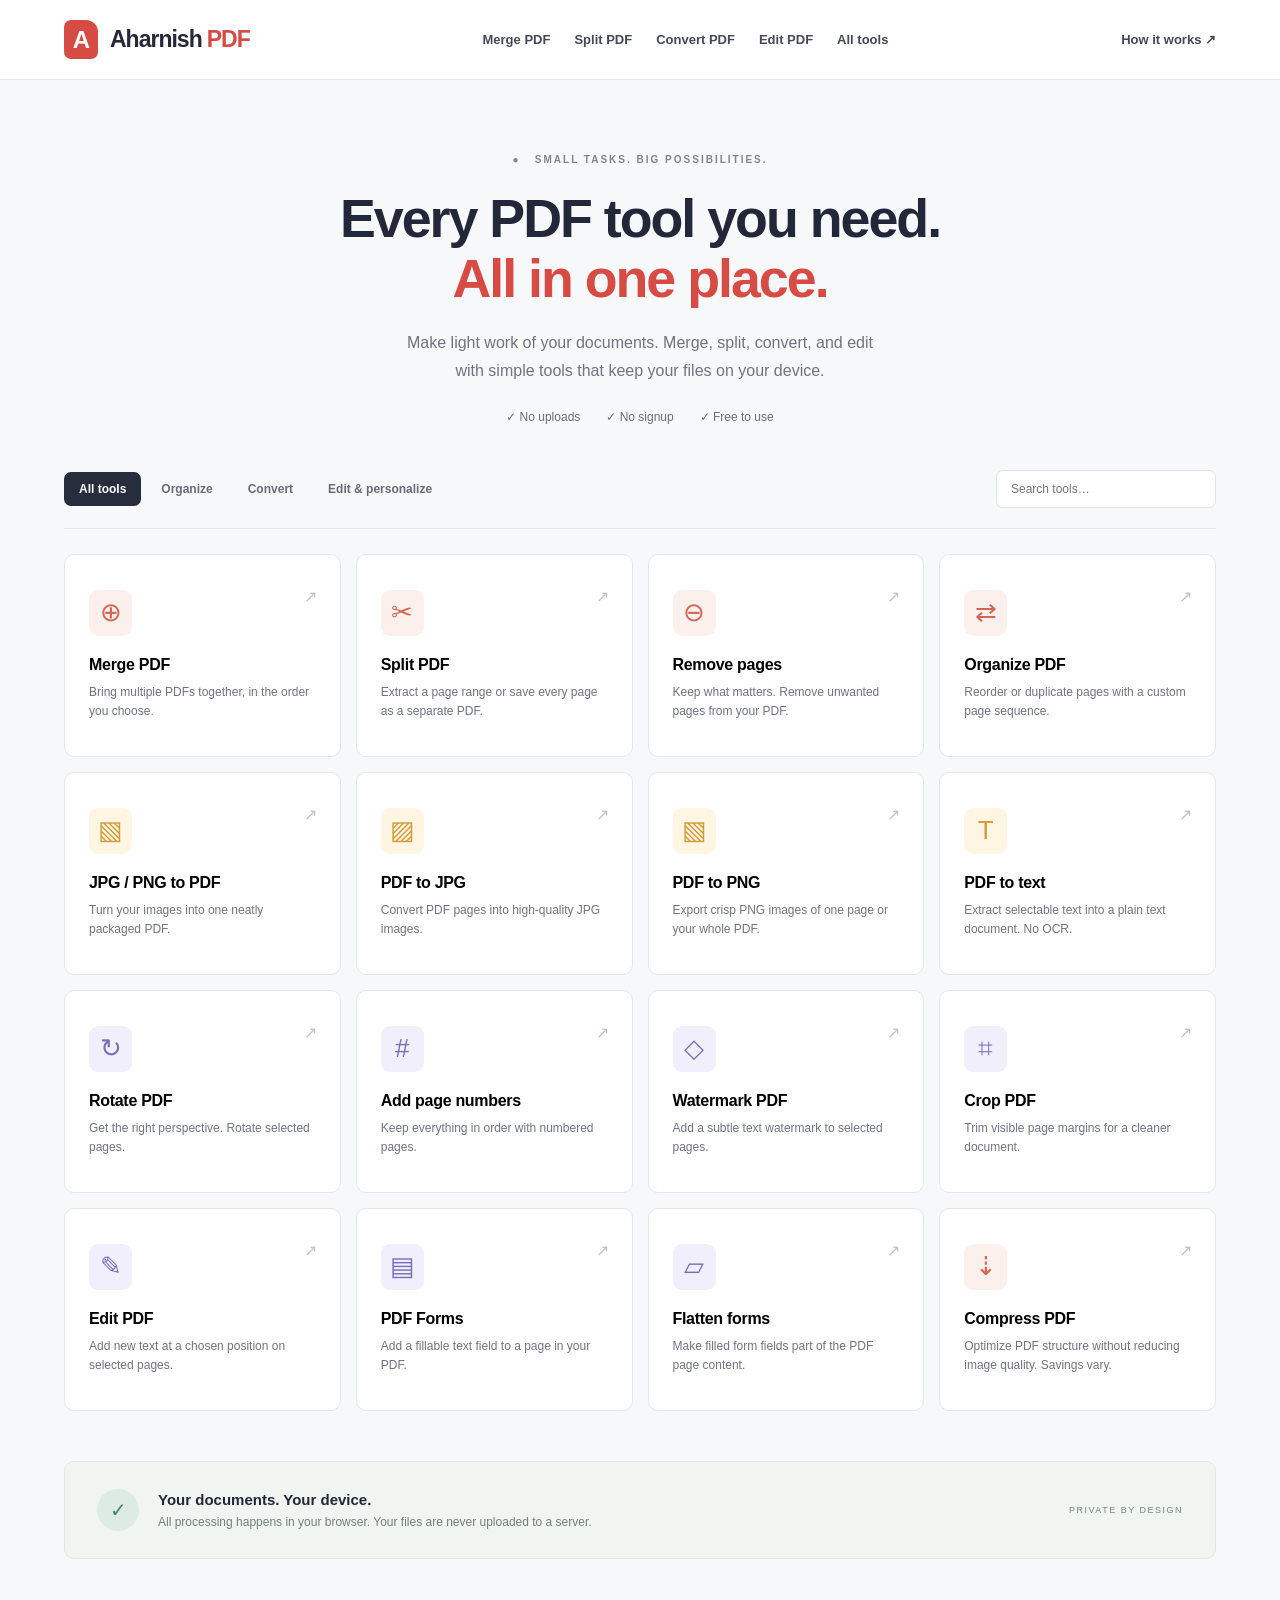
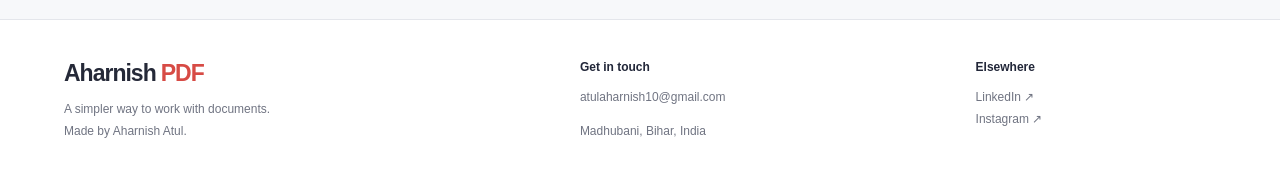
<file: index.html>
﻿<!doctype html>
<html lang="en">
<head>
<meta charset="utf-8"><meta name="viewport" content="width=device-width,initial-scale=1">
<meta name="description" content="Merge, split, convert and edit PDFs privately in your browser.">
<title>Aharnish PDF — Your everyday PDF toolkit</title><link rel="stylesheet" href="style.css">
<script defer src="vendor/pdf-lib.min.js"></script><script defer src="vendor/jszip.min.js"></script><script defer src="app.js"></script>
</head>
<body>
<header><a class="brand" href="#top"><b class="brand-icon">A</b> Aharnish<span>PDF</span></a><nav aria-label="Main navigation"><button data-action="merge">Merge PDF</button><button data-action="split">Split PDF</button><button data-filter="convert">Convert PDF</button><button data-action="edit">Edit PDF</button><button data-filter="all">All tools</button></nav><button id="help" class="quiet">How it works ↗</button></header>
<main id="top">
<section class="hero"><p class="eyebrow">● &nbsp; SMALL TASKS. BIG POSSIBILITIES.</p><h1>Every PDF tool you need.<br><em>All in one place.</em></h1><p class="intro">Make light work of your documents. Merge, split, convert, and edit<br class="desktop"> with simple tools that keep your files on your device.</p><div class="trust"><span>✓ No uploads</span><span>✓ No signup</span><span>✓ Free to use</span></div></section>
<section class="toolkit" aria-label="PDF tools"><div class="toolbar"><div class="filters" aria-label="Tool categories"><button data-filter="all" aria-pressed="true">All tools</button><button data-filter="organize" aria-pressed="false">Organize</button><button data-filter="convert" aria-pressed="false">Convert</button><button data-filter="edit" aria-pressed="false">Edit & personalize</button></div><input type="search" id="search" placeholder="Search tools…" aria-label="Search tools"></div><div id="cards" class="cards"></div><p id="empty" hidden>No matching tools. Try another search.</p></section>
<section class="privacy"><div class="privacy-icon" aria-hidden="true">✓</div><div><h2>Your documents. Your device.</h2><p>All processing happens in your browser. Your files are never uploaded to a server.</p></div><span>PRIVATE BY DESIGN</span></section>
</main>
<dialog id="toolDialog" aria-labelledby="toolTitle"><button class="close" aria-label="Close tool">×</button><p class="eyebrow">LET’S GET IT DONE</p><h2 id="toolTitle"></h2><p id="toolText" class="muted"></p><form id="toolForm"><fieldset id="controls"><label id="dropzone" class="dropzone"><span class="upload-icon" aria-hidden="true">↑</span><strong>Choose files or drop them here</strong><span id="fileHint"></span><input id="fileInput" type="file"></label><ol id="fileList" class="file-list"></ol><div id="options" class="options"></div><button id="process" class="primary" type="submit">Process file</button></fieldset></form><p id="status" role="status" aria-live="polite"></p><progress id="progress" hidden max="100" value="0" aria-label="Processing progress"></progress><section id="results" hidden aria-label="Downloads"><h3>Your files are ready</h3><div id="downloads"></div></section></dialog>
<dialog id="helpDialog" aria-labelledby="helpTitle"><button class="close" aria-label="Close help">×</button><h2 id="helpTitle">A little help, a lot less work.</h2><ol class="help-steps"><li>Choose a tool and select your files.</li><li>Set your options. Reorder files with the arrows before merging.</li><li>Process your document, then use the download button.</li></ol><p>PDF to PNG / JPG exports actual images of every selected page. Multiple pages come in a ZIP, with individual downloads too.</p><p>Text and form tools add content; they do not replace existing PDF text. Password-protected PDFs must first be unlocked in your trusted PDF application. Office conversion and OCR are not included.</p><p class="muted">Use a current Chrome, Edge, or Firefox browser. Very large documents may exceed your device’s memory.</p></dialog>
<footer><div><a class="brand" href="#top">Aharnish<span>PDF</span></a><p>A simpler way to work with documents.<br>Made by Aharnish Atul.</p></div><div><h3>Get in touch</h3><a href="mailto:atulaharnish10@gmail.com">atulaharnish10@gmail.com</a><p>Madhubani, Bihar, India</p></div><div><h3>Elsewhere</h3><a href="https://www.linkedin.com/in/aharnishatul/" target="_blank" rel="noopener noreferrer">LinkedIn ↗</a><a href="https://www.instagram.com/aharnish10/" target="_blank" rel="noopener noreferrer">Instagram ↗</a></div></footer>
</body></html>
</file>
<file: style.css>
﻿:root{font-family:Inter,Arial,sans-serif;color:#222739;background:#f7f8fa;--accent:#d74b45;--muted:#707482}*{box-sizing:border-box}body{margin:0}button,input,select{font:inherit}button{cursor:pointer}button:disabled{cursor:wait;opacity:.55}button:focus-visible,a:focus-visible,input:focus-visible,select:focus-visible{outline:3px solid #368a9a;outline-offset:3px}[hidden]{display:none!important}header{height:80px;display:flex;align-items:center;justify-content:space-between;gap:28px;padding:0 5%;background:white;border-bottom:1px solid #e8e9ed;position:sticky;top:0;z-index:2}.brand{display:flex;align-items:center;gap:5px;color:#252938;text-decoration:none;font-size:23px;font-weight:800;letter-spacing:-1px;white-space:nowrap}.brand>span{color:var(--accent)}.brand-icon{display:grid;place-items:center;width:34px;height:39px;border-radius:7px 12px 7px 7px;background:var(--accent);color:white;font-size:24px;margin-right:7px}nav{display:flex;gap:24px}nav button,.quiet{background:none;border:0;font-size:13px;font-weight:600;color:#454957;padding:10px 0}nav button:hover,.quiet:hover{color:var(--accent)}.hero{text-align:center;padding:64px 20px 46px}.eyebrow{font-size:10px;font-weight:750;letter-spacing:2px;color:#82838e}h1{font-size:clamp(36px,4.2vw,57px);line-height:1.12;letter-spacing:-2px;margin:23px 0 21px;font-weight:750}h1 em{font-style:normal;color:var(--accent)}.intro{color:var(--muted);font-size:16px;line-height:1.75}.trust{display:flex;justify-content:center;gap:26px;color:#69716e;font-size:12px;margin-top:25px}.toolkit{max-width:1200px;margin:auto;padding:0 24px 50px;scroll-margin-top:100px}.toolbar{display:flex;justify-content:space-between;gap:20px;align-items:center;border-bottom:1px solid #e4e6ec;padding-bottom:20px;margin-bottom:25px}.filters{display:flex;gap:5px;flex-wrap:wrap}.filters button{border:0;background:none;padding:10px 15px;border-radius:7px;font-size:12px;color:#676c79;font-weight:600}.filters button[aria-pressed=true]{background:#272d3d;color:white}#search{border:1px solid #e1e3e8;background:white;padding:11px 14px;border-radius:7px;font-size:12px;width:220px}.cards{display:grid;grid-template-columns:repeat(4,1fr);gap:15px}.card{text-align:left;border:1px solid #e4e6eb;background:white;border-radius:10px;padding:24px;position:relative;min-height:203px;transition:transform .15s,border-color .15s,box-shadow .15s}.card:hover{transform:translateY(-3px);border-color:#d4b2b0;box-shadow:0 9px 22px #262c3a09}.icon{width:43px;height:46px;display:grid;place-items:center;color:var(--tone);background:var(--tint);border-radius:9px;font-size:26px}.card .arrow{position:absolute;right:23px;top:32px;color:#c0c2ca}.card h2{font-size:16px;letter-spacing:-.3px;margin:20px 0 9px}.card p{font-size:12px;line-height:1.65;color:var(--muted);margin:0}.privacy{max-width:1152px;margin:0 auto 60px;display:flex;align-items:center;gap:19px;padding:27px 32px;border:1px solid #dee8e4;border-radius:10px;background:#f0f5f2}.privacy-icon{background:#deebe4;color:#448566;border-radius:50%;width:42px;height:42px;display:grid;place-items:center;font-size:20px}.privacy h2{font-size:15px;margin:0 0 7px}.privacy p{font-size:12px;color:#738079;margin:0}.privacy>span{margin-left:auto;font-size:9px;letter-spacing:1.5px;color:#74887d;white-space:nowrap}footer{background:white;border-top:1px solid #e4e6eb;display:grid;grid-template-columns:2fr 1.5fr 1fr;gap:35px;padding:40px max(5%,calc((100% - 1152px)/2))}footer p,footer a:not(.brand){font-size:12px;color:var(--muted);line-height:1.8}footer a:not(.brand){display:block;text-decoration:none}footer h3{font-size:12px;margin:0 0 13px}dialog{width:min(640px,calc(100% - 24px));max-height:90vh;border:1px solid #e4e6eb;border-radius:16px;padding:30px;color:#272d3d;box-shadow:0 24px 100px #1114}dialog::backdrop{background:#19213188;backdrop-filter:blur(4px)}dialog h2{font-size:27px;letter-spacing:-.7px;margin-bottom:10px}.muted,dialog p{color:var(--muted);font-size:13px;line-height:1.6}.close{float:right;font-size:28px;line-height:1;border:0;background:#f3f4f6;border-radius:6px;color:#666b77;width:30px;height:30px}fieldset{border:0;margin:0;padding:0;min-width:0}.dropzone{border:2px dashed #ded5d4;border-radius:10px;padding:21px;display:flex;flex-direction:column;align-items:center;gap:10px;background:#fffafa;cursor:pointer}.dropzone.dragover{background:#ffe8e5;border-color:var(--accent)}.upload-icon{font-size:28px;color:var(--accent)}.dropzone strong{font-size:14px}.dropzone>span:last-of-type{font-size:11px;color:var(--muted)}.dropzone input{max-width:100%;font-size:12px}.file-list{padding:0;list-style:none;max-height:200px;overflow:auto}.file-list li{display:flex;align-items:center;gap:6px;background:#f7f8fa;border:1px solid #e8e9ec;border-radius:6px;padding:8px;margin:6px 0}.file-list span{font-size:12px;overflow-wrap:anywhere;flex:1}.file-list small{color:var(--muted);display:block;margin-top:3px}.file-list button{border:1px solid #dddfe5;border-radius:4px;background:white;width:28px;height:28px}.options{display:grid;grid-template-columns:1fr 1fr;gap:12px}.options label{display:flex;flex-direction:column;gap:6px;font-size:12px}.options input,.options select{width:100%;border:1px solid #dce0e6;border-radius:6px;padding:10px;background:white;color:inherit}.primary{border:0;background:var(--accent);color:white;border-radius:7px;padding:13px 20px;font-weight:600;width:100%;margin-top:20px}#status.error{color:#b62b2b}#status.success{color:#28724c}progress{width:100%;accent-color:var(--accent)}#results{border-top:1px solid #e4e6eb;margin-top:18px;padding-top:8px}#results h3{font-size:16px}#downloads{display:flex;flex-wrap:wrap;gap:8px;max-height:230px;overflow:auto}#downloads a{border:1px solid #c9ded0;background:#edf7f0;color:#246840;text-decoration:none;border-radius:6px;padding:10px 13px;font-size:12px;overflow-wrap:anywhere}.help-steps{padding-left:23px;font-size:14px;line-height:2}body:has(dialog[open]){overflow:hidden}@media(max-width:1000px){nav{gap:14px}header{padding:0 24px;gap:20px}.cards{grid-template-columns:repeat(3,1fr)}.privacy{margin:0 24px 40px}.brand{font-size:20px}}@media(max-width:760px){nav{display:none}.cards{grid-template-columns:repeat(2,1fr)}.toolbar{align-items:stretch;flex-direction:column;gap:14px}#search{width:100%}.privacy>span{display:none}footer{grid-template-columns:1fr 1fr}.hero{padding-top:40px}.desktop{display:none}}@media(max-width:440px){header{padding:0 16px;height:68px}.quiet{font-size:11px}.brand{font-size:18px}.brand-icon{width:27px;height:32px}.cards{gap:10px}.card{padding:17px;min-height:210px}.card h2{font-size:15px}.card .arrow{right:16px;top:25px}.toolkit{padding:0 14px 30px}.filters button{padding:9px 11px}.trust{gap:15px;font-size:11px}.privacy{margin:0 14px 30px;padding:20px}.privacy-icon{flex-shrink:0}footer{grid-template-columns:1fr}dialog{padding:22px}.options{grid-template-columns:1fr}h1{letter-spacing:-1.5px}}@media(prefers-reduced-motion:reduce){*{scroll-behavior:auto!important;transition:none!important}}
</file>
